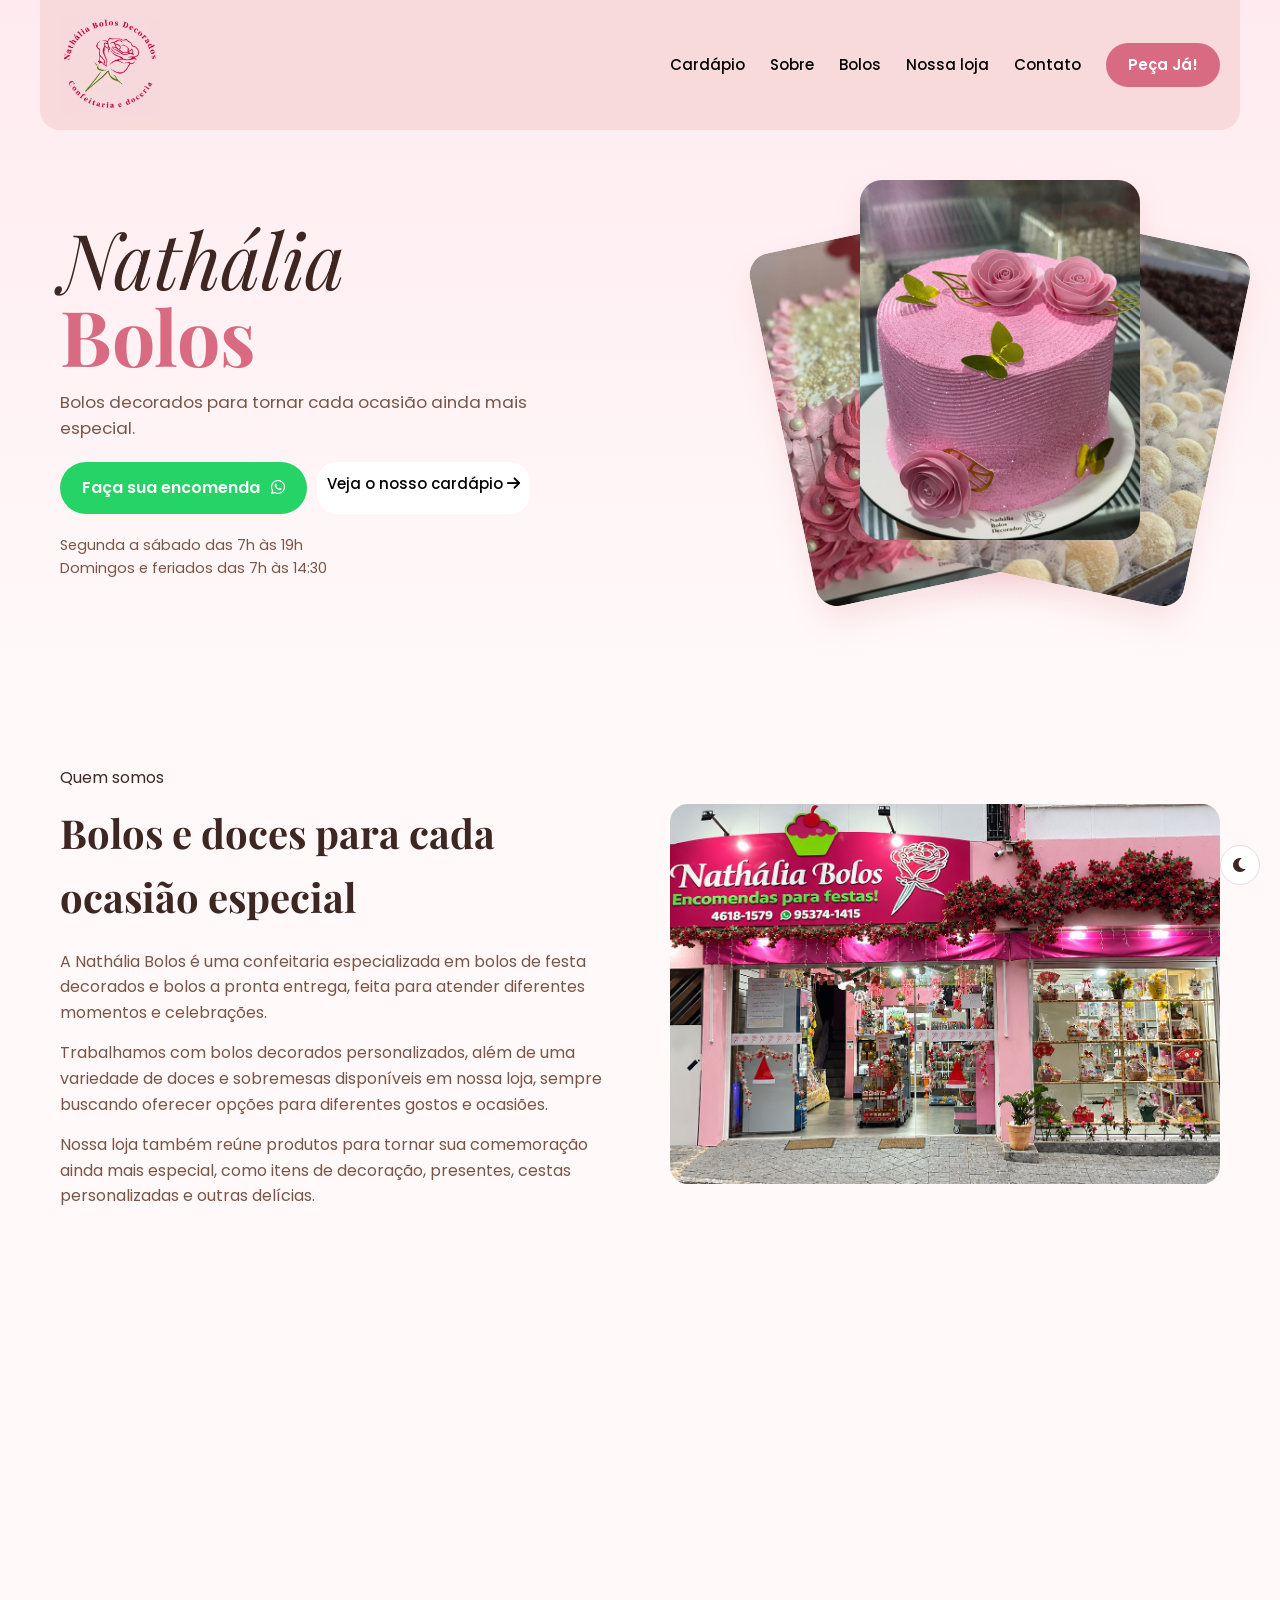
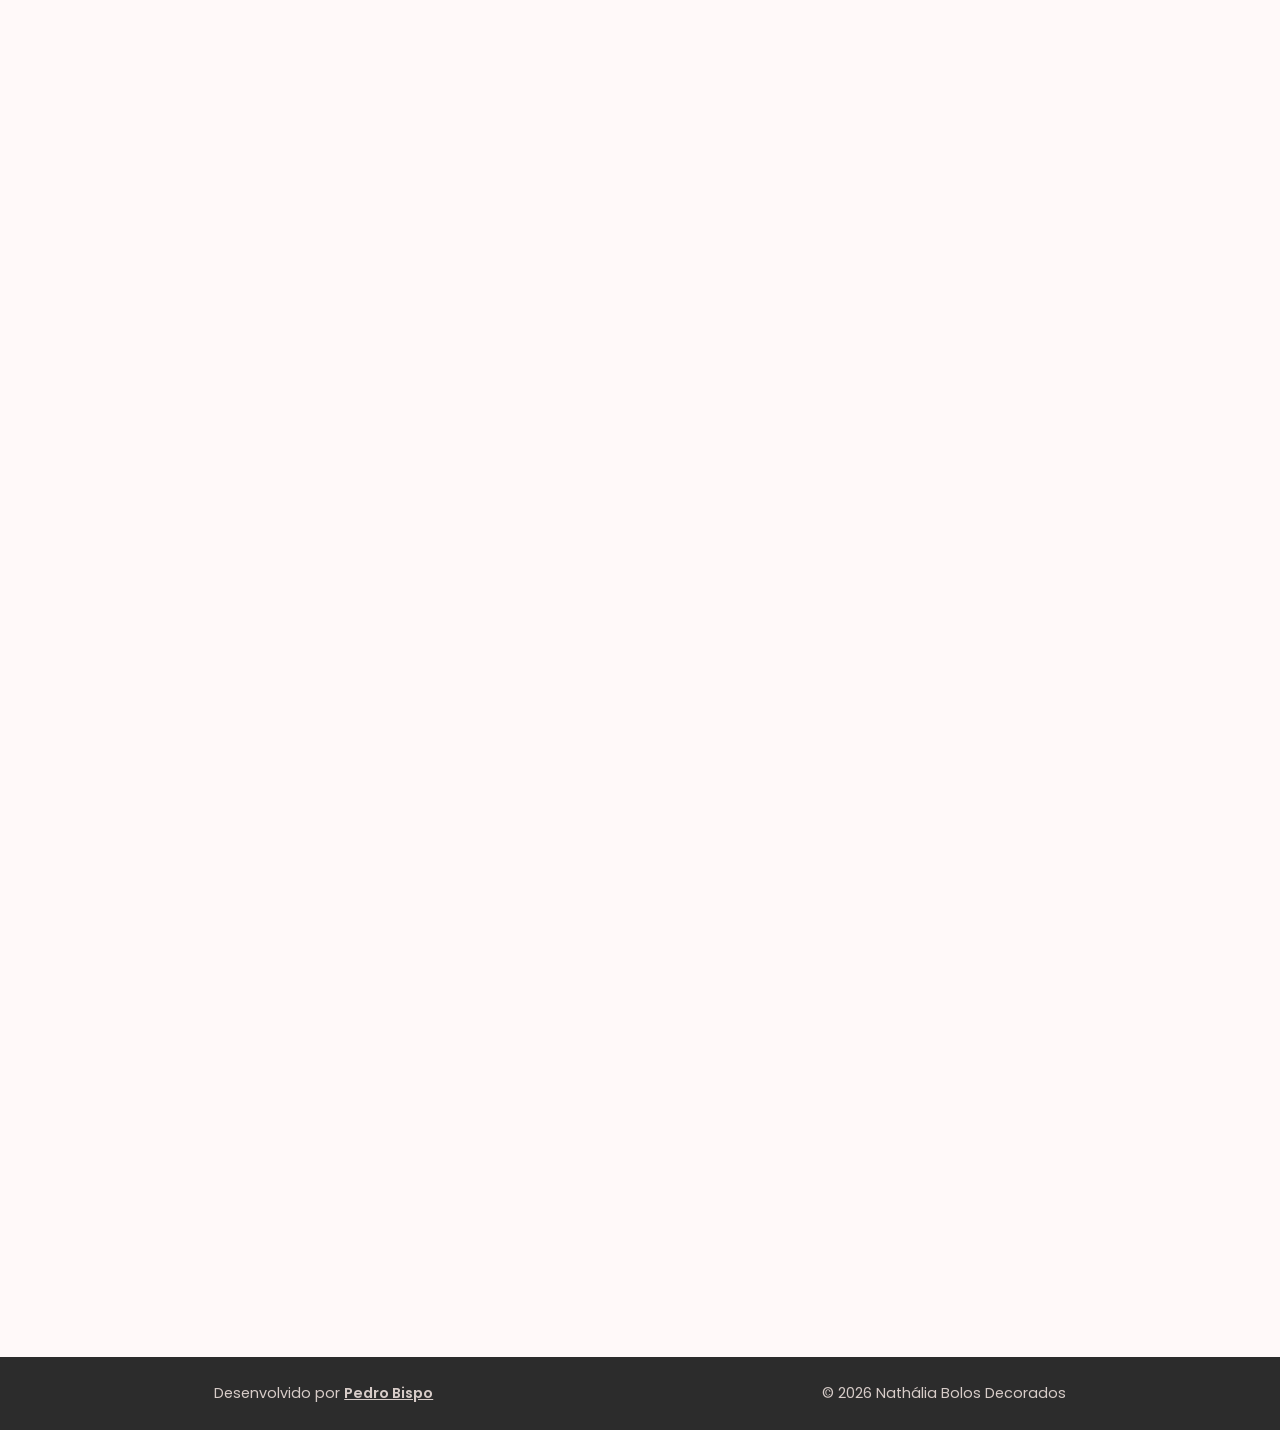
<file: index.html>
<!DOCTYPE html>
<html lang="pt-br">
<head>
    <meta charset="UTF-8">
    <meta name="viewport" content="width=device-width, initial-scale=1.0">
    <meta name="description" content="Nathália Bolos Decorados em Jandira - SP. Bolos decorados, bolos a pronta entrega, doces, presentes e itens para festas.">
    <meta name="keywords" content="bolos decorados, bolos em Jandira, confeitaria em Jandira, bolos a pronta entrega, doces em Jandira">
    <title>Nathália Bolos Decorados</title>
    <link rel="icon" href="assets/nathalia-bolos-favicon.ico">
    <link rel="stylesheet" href="css/index.css">
    <link rel="stylesheet" href="https://cdnjs.cloudflare.com/ajax/libs/font-awesome/6.0.0-beta3/css/all.min.css">
    <script src="script.js" defer></script>
</head>

<body>
    
    <!-- MODAL DE PREÇOS -->
    <section class="price-modal" id="priceModal" style="display: none">
        
    </section>

    <header>
        <nav class="navbar-container">
            <div>
                <img src="assets/logo.png" alt="Nathália Bolos" width="100px">
            </div>
            <div>
                <a class="link" href="">Cardápio</a>
                <a class="link" href="#sobre">Sobre</a>
                <a class="link" href="#bolos">Bolos</a>
                <a class="link" href="#loja">Nossa loja</a>
                <a class="link" href="#contato">Contato</a>
                <a class="link link-accent" href="#pedido">Peça Já!</a>
                <button class="theme-toggle" type="button" aria-label="Alternar tema" aria-pressed="false" title="Ativar tema escuro">
                    <i class="fas fa-moon"></i>
                </button>
            </div>
        </nav>

        <section class="hero">
            <div>
                <div class="hero-tittle">
                    <span>Nathália</span>
                    <span>Bolos</span>
                </div>

                <p>Bolos decorados para tornar cada ocasião ainda mais especial.</p>


                <div class="hero-buttons">
                    <a class="hero-cta" href="https://wa.me/5511953741415">
                        <div>
                            <p>Faça sua encomenda <i class="fab fa-whatsapp"></i></p>
                        </div>
                    </a>
                    <a id="openModal" class="link link-cardapio" href="#cardapio">Veja o nosso cardápio <i class="fa-solid fa-arrow-right"></i></a>
                </div>

                <p>
                    Segunda a sábado das 7h às 19h<br>
                    Domingos e feriados das 7h às 14:30
                </p>
            </div>

            <div class="hero-cakes">
                <img src="assets/bolo-hero1.png" alt="Bolo decorado">
                <img src="assets/bolo-hero2.png" alt="Bolo decorado">
                <img src="assets/bolo-hero3.png" alt="Bolo decorado">
            </div>
        </section>
    </header>

    <main>
        <!-- SOBRE -->
        <section id="sobre" class="about scroll-animation">
            <div>
                <span>Quem somos</span>
                <h1>Bolos e doces para cada ocasião especial</h1>

                <p>A Nathália Bolos é uma confeitaria especializada em bolos de festa decorados e bolos a pronta entrega, feita para atender diferentes momentos e celebrações.</p>
                <p>Trabalhamos com bolos decorados personalizados, além de uma variedade de doces e sobremesas disponíveis em nossa loja, sempre buscando oferecer opções para diferentes gostos e ocasiões.</p>
                <p>Nossa loja também reúne produtos para tornar sua comemoração ainda mais especial, como itens de decoração, presentes, cestas personalizadas e outras delícias.</p>
            </div>

            <img src="assets/loja.png" alt="loja da Nathália Bolos">
        </section>

        <!-- BOLOS -->
        <section id="bolos" class="cakes scroll-animation">
            <span>O que fazemos</span>
            <h2>Bolos para todos os momentos</h2>

            <div>
                <article>
                    <h3>Bolos originais</h3>
                    <p>Disponíveis para pronta entrega, sem decoração especializada.</p>
                    <p>A cobertura é igual ao recheio, permitindo que os bolos sejam reconhecidos pelo sabor.</p>
                    <p>
                        Um exemplo é o sabor Ninho com Nutella, com Nutella riscada
                        na parte superior e polvilhado com leite Ninho.
                    </p>
                </article>

                <article>
                    <h3>Doces e sobremesas</h3>
                    <p>Também trabalhamos com diversas opções de doces e sobremesas disponíveis em nossa loja.</p>
                </article>

                <article>
                    <h3>Bolos decorados</h3>
                    <p>Bolos que, além de serem sobremesas, possuem designs artísticos e detalhados.</p>
                    <p>
                        Podem ser feitos em diferentes formas, tamanhos e estilos para aniversários,
                        casamentos, batizados, festas temáticas e outros eventos especiais.
                    </p>
                </article>
            </div>
        </section>

        <!-- NOSSA LOJA -->
        <section id="loja" class="gallery scroll-animation">

            <div>
                <img src="assets/bolo-gallery1.png" alt="bolo1">
                <img src="assets/bolo-gallery2.png" alt="bolo2">
                <img src="assets/bolo-gallery3.png" alt="bolo3">
                <img src="assets/bolo-gallery4.png" alt="bolo4">
                <img src="assets/bolo-gallery5.png" alt="bolo5">
                <img src="assets/bolo-gallery6.png" alt="bolo6">
            </div>
        </section>

        <!-- INFORMAÇÕES DA LOJA -->
        <section id="info" class="info scroll-animation">
            <div>
                <h2>Um espaço para você</h2>
                <p>
                    Nossa loja possui um espaço aconchegante com 3 banquetas e um balcão
                    onde você pode saborear bolinho de pote, pudins, copos da felicidade e outras delícias.
                </p>
                <p>
                    Também contamos com 3 vitrines com doces fresquinhos todos os dias,
                    incluindo bolos de 1,5 kg e 2 kg.
                </p>

                <h3>Área de presentes</h3>
                <p>
                    Temos brinquedos para crianças de 0 a 14 anos, além de itens
                    masculinos e femininos para adultos.
                </p>
                <p>
                    Para ocasiões especiais, oferecemos cestas personalizadas e
                    cestas de chocolate à pronta entrega.
                </p>

                <h3>Itens de decoração</h3>
                <p>Bexigas, velas, toppers e balões bubbles sob encomenda para personalizar sua festa.</p>
            </div>

            <div class="store-map">
                <h3>Onde estamos</h3>
                <p>R. Tóquio, 96 - Jardim Sol Nascente, Jandira - SP</p>

                <iframe
                    src="https://canva-embed.com/api/iframe?url=https%3A%2F%2Fwww.google.com%2Fmaps%3Fq%3Dplace_id%3AChIJsZIQkUkBz5QR0mC6Tm_kxTg&amp;key=462812a26b593f2dbfbfcbb14f6d699a"
                    title="Localização da Nathália Bolos"
                    width="100%"
                    height="400"
                    style="border: 0"
                    loading="lazy"
                    referrerpolicy="no-referrer-when-downgrade"
                    sandbox="allow-same-origin allow-scripts allow-popups allow-forms allow-popups-to-escape-sandbox">
                </iframe>
            </div>
        </section>

        <!-- PRODUTOS -->
        <section class="products scroll-animation">
            <span>Também trabalhamos com</span>
            <h2>Delícias para todos os gostos</h2>

            <div>
                <article>
                    <h3>Bandejas de doces</h3>
                    <p>Disponíveis em dois tamanhos.</p>
                </article>

                <article>
                    <h3>Bolo de pote</h3>
                    <p>Todos os dias com sabores diferentes.</p>
                </article>

                <article>
                    <h3>Canecas</h3>
                    <p>Canecas de vários temas para presente.</p>
                </article>

                <article>
                    <h3>Pudim</h3>
                    <p>Disponível nos tamanhos P, M e G.</p>
                </article>

                <article>
                    <h3>Copo da felicidade</h3>
                    <p>Ferrero Rocher, Sonho de Valsa, morango, uva e Ouro Branco.</p>
                </article>

                <article>
                    <h3>Mousse</h3>
                    <p>Mousse de limão e maracujá com e sem Nutella.</p>
                </article>
            </div>
        </section>

        <!-- PEDIDO -->
        <section id="pedido" class="order scroll-animation">
            <span>Encomendas</span>
            <h2>Venha realizar sua encomenda!</h2>

            <div>
                <article>
                    <h3>Horários</h3>
                    <p>Segunda a sábado das 7h às 19h.</p>
                    <p>Domingos e feriados das 7h às 14:30.</p>
                </article>

                <article>
                    <h3>Localização</h3>
                    <address>
                        R. Tóquio, 96 - Jardim Sol Nascente<br>
                        Jandira - SP
                    </address>
                </article>

                <article>
                    <h3>Encomendas</h3>
                    <p>Entre em contato com nossa equipe para realizar sua encomenda.</p>
                </article>
            </div>

            <a href="https://wa.me/5511953741415">Fazer meu pedido</a>
        </section>

        <!-- CONTATO -->
        <section id="contato" class="contact scroll-animation">
            <span>Entre em contato</span>
            <h2>Fale com a Nathália Bolos</h2>

            <div>
                <p>
                    <i class="fas fa-envelope"></i>
                    <a href="mailto:bolosnathalia@gmail.com">bolosnathalia@gmail.com</a>
                </p>
                <p>
                    <i class="fab fa-whatsapp"></i>
                    <a href="https://wa.me/5511953741415" target="_blank">(11) 95374-1415</a>
                </p>
                <p>
                    <i class="fab fa-whatsapp"></i>
                    <a href="https://wa.me/5511953419803" target="_blank">(11) 95341-9803</a>
                </p>
                <p>
                    <i class="fab fa-instagram"></i>
                    <a href="https://www.instagram.com/_nathaliabolos" target="_blank">@_nathaliabolos</a>
                </p>
            </div>
        </section>
    </main>

    <footer>
        <p> Desenvolvido por <a href="https://pedro-bispo.vercel.app/index.html" target="_blank">Pedro Bispo</a></p>
        <p>© 2026 Nathália Bolos Decorados</p>
    </footer>

</body>

</html>
</file>
<file: css/index.css>
@import url("main.css");

/* ================================
   HEADER & NAVBAR
================================ */

header {
    background: linear-gradient(180deg, var(--header-start, #FFEBEF) 0%, var(--background) 100%);
}

.navbar-container {
    max-width: var(--max-width);
    margin: 0 auto;
    padding: 15px 20px;
    display: flex;
    align-items: center;
    justify-content: space-between;
    background-color: #F8DADB;
    border-radius: 0px 0px 20px 20px;
}

.navbar-container img {
    width: 100px;
}

.navbar-container > div:last-child {
    display: flex;
    align-items: center;
    gap: 25px;
}

.theme-toggle {
    position: fixed;
    z-index: 999;
    bottom: 15px;
    right: 20px;
    width: 40px;
    height: 40px;
    border: 1px solid var(--border);
    border-radius: 50%;
    background-color: var(--background-secondary);
    color: var(--text);
    cursor: pointer;
    transition: background-color var(--transition), border-color var(--transition), transform var(--transition);
}

.theme-toggle:hover {
    transform: translateY(-2px);
    border-color: var(--primary);
}

.theme-toggle i {
    font-size: 1rem;
}

.link {
    font-size: 15px;
    font-weight: 500;
    transition: color var(--transition);
    color: black;
}

.link:hover {
    color: var(--primary);
}

.link-accent {
    padding: 10px 22px;
    border-radius: 50px;
    background-color: var(--primary);
    color: var(--white);
    font-weight: 600;
    transition: background-color var(--transition), transform var(--transition);
}

.link-accent:hover {
    background-color: var(--primary-dark);
    color: var(--white);
    transform: translateY(-2px);
}

.price-modal {
    position: fixed;
    inset: 0;
    z-index: 1000;
    display: none;
    align-items: center;
    justify-content: center;
    padding: 30px;
    background-color: rgba(0, 0, 0, 0.45);
}

/* Container de Conteúdo Geral do Modal */
.price-modal > div {
    width: min(900px, 100%);
    max-height: 85vh;
    padding: 40px;
    background-color: var(--background);
    border: 1px solid var(--border);
    border-radius: 20px;
    overflow-y: auto;
    font-family: inherit;
    color: var(--text);
}

/* Customização da Barra de Rolagem Interna */
.price-modal > div::-webkit-scrollbar {
    width: 7px;
}

.price-modal > div::-webkit-scrollbar-track {
    background-color: var(--soft-panel-alt, #F5E5E8);
    border-radius: 10px;
}

.price-modal > div::-webkit-scrollbar-thumb {
    background-color: var(--border);
    border-radius: 10px;
}

/* Botão Flutuante/Sticky para Fechamento */
.price-modal .price-modal-close {
    position: sticky;
    top: 0;
    margin-left: auto;
    width: 40px;
    height: 40px;
    display: flex;
    align-items: center;
    justify-content: center;
    border: none;
    border-radius: 50%;
    background-color: var(--background-secondary);
    color: var(--text);
    font-size: 1.2rem;
    cursor: pointer;
    z-index: 10;
    transition: background-color var(--transition), color var(--transition), transform var(--transition);
}

.price-modal .price-modal-close:hover {
    background-color: var(--border);
    color: var(--primary);
    transform: scale(1.05);
}

/* --- ELEMENTOS DO CONTEÚDO INTERNO --- */

/* Cabeçalho do Cardápio */
.price-modal-header {
    text-align: center;
    margin-bottom: 35px;
    padding-bottom: 20px;
    border-bottom: 2px dashed var(--border);
}

.price-modal-header span {
    font-size: 0.85rem;
    text-transform: uppercase;
    letter-spacing: 2px;
    color: var(--primary);
    font-weight: 600;
}

.price-modal-header h2 {
    font-size: 2.2rem;
    color: var(--text);
    margin: 5px 0 10px 0;
    font-family: var(--font-title), serif;
}

.price-modal-header p {
    font-size: 1rem;
    color: var(--text);
    opacity: 0.8;
    margin: 0;
}

/* Seções de Categorias */
.price-section {
    margin-bottom: 30px;
    background-color: var(--background-secondary);
    border: 1px solid var(--border);
    padding: 25px;
    border-radius: 16px;
}

.price-section h3 {
    font-size: 1.35rem;
    color: var(--primary);
    margin-top: 0;
    margin-bottom: 20px;
    border-left: 4px solid var(--primary);
    padding-left: 12px;
    font-family: var(--font-title), sans-serif;
}

/* Grupos de Sabores e Massas */
.price-group {
    margin-bottom: 15px;
    padding-bottom: 12px;
    border-bottom: 1px dashed var(--border);
}

.price-group ul li {
    margin: 0 20px;
}

.price-group:last-of-type {
    border-bottom: none;
}

.price-group h4 {
    font-size: 0.95rem;
    color: var(--primary);
    margin: 0 0 6px 0;
    text-transform: uppercase;
    letter-spacing: 0.5px;
}

.price-group p {
    font-size: 0.95rem;
    line-height: 1.6;
    margin: 0;
    color: var(--text);
}

/* Preço Estático Destacado (Cento/Unidades) */
.price-group > strong {
    display: inline-block;
    margin-top: 8px;
    font-size: 1rem;
    color: var(--primary);
    background-color: var(--soft-panel-alt, #F5E5E8);
    padding: 4px 12px;
    border-radius: 20px;
}

/* Bloco Grid de Exibição dos Valores */
.price-values {
    display: grid;
    grid-template-columns: repeat(auto-fit, minmax(130px, 1fr));
    gap: 12px;
    margin-top: 20px;
    background-color: var(--soft-panel-alt, #F5E5E8);
    padding: 15px;
    border-radius: 12px;
}

.price-values div {
    display: flex;
    flex-direction: column;
    align-items: center;
    justify-content: center;
    background-color: var(--background);
    padding: 10px;
    border-radius: 8px;
    border: 1px solid var(--border);
}

.price-values strong {
    font-size: 0.8rem;
    color: var(--text);
    opacity: 0.7;
    text-transform: uppercase;
    margin-bottom: 4px;
}

.price-values span {
    font-size: 1.05rem;
    font-weight: 700;
    color: var(--text);
}

/* Grid otimizado para a listagem extensa de bolos por kg */
.price-values-large {
    grid-template-columns: repeat(auto-fit, minmax(110px, 1fr));
}

/* Link de Ação Final (Botão do WhatsApp) */
.price-modal-order {
    display: flex;
    align-items: center;
    justify-content: center;
    gap: 10px;
    background-color: #25D366;
    color: #ffffff !important; /* Força o texto em branco independente de regras gerais */
    text-decoration: none;
    font-weight: 600;
    font-size: 1.05rem;
    padding: 15px 30px;
    border-radius: 50px;
    margin-top: 25px;
    text-align: center;
    box-shadow: 0 4px 15px rgba(37, 211, 102, 0.2);
    transition: background-color var(--transition), transform var(--transition);
}

.price-modal-order:hover {
    background-color: #1EBE5D;
    transform: translateY(-2px);
}

/* --- RESPONSIVIDADE E ANIMAÇÃO MOBILE --- */

@media (max-width: 768px) {
    .price-modal {
        align-items: flex-end;
        padding: 0;
    }

    .price-modal > div {
        width: 100%;
        max-height: 85vh;
        padding: 30px 20px 40px;
        border-radius: 24px 24px 0 0;
        border-bottom: none;
        animation: modalMobile 0.3s ease;
    }

    .price-modal .price-modal-close {
        width: 36px;
        height: 36px;
        font-size: 1.1rem;
    }

    .price-modal-header h2 {
        font-size: 1.8rem;
    }

    .price-section {
        padding: 15px;
    }

    .price-values {
        grid-template-columns: repeat(2, 1fr);
    }
}

@keyframes modalMobile {
    from {
        transform: translateY(100%);
    }
    to {
        transform: translateY(0);
    }
}

/* ================================
   HERO
================================ */

.hero {
    max-width: var(--max-width);
    margin: 0 auto;
    padding: 50px 20px 65px;
    display: flex;
    align-items: center;
    justify-content: space-between;
    gap: 50px;
}

.hero > div:first-child {
    flex: 1;
}

.hero-tittle {
    display: flex;
    flex-direction: column;
    margin-bottom: 15px;
    font-family: var(--font-title);
    font-size: clamp(3.5rem, 6vw, 5rem);
    line-height: 1;
}

.hero-tittle span:first-child {
    color: var(--text);
    font-style: italic;
}

.hero-tittle span:last-child {
    color: var(--primary);
    font-weight: 700;
}

.hero > div:first-child > p {
    max-width: 480px;
    margin-bottom: 20px;
    font-size: 1.05rem;
}

.hero > div:first-child > p:last-child {
    margin-top: 20px;
    margin-bottom: 0;
    font-size: 0.9rem;
}

.hero-buttons {
    display: flex;
    flex-wrap: wrap;
    justify-content:start;
    gap: 10px;
    width: 100%;
}


/* ================================
   HERO CTA
================================ */

.hero-cta {
    display: inline-block;
}

.hero-cta div {
    display: inline-flex;
    align-items: center;
    padding: 13px 22px;
    border-radius: 50px;
    background-color: #25D366;
    color: var(--white);
    transition: background-color var(--transition), transform var(--transition);
}

.hero-cta:hover div {
    background-color: #1EBE5D;
    transform: translateY(-2px);
}

.hero-cta p {
    margin: 0;
    color: var(--white);
    font-size: 1rem;
    font-weight: 600;
}

.hero-cta i {
    margin-left: 7px;
}

.link-cardapio {
    background-color: white;
    text-align: center;
    padding: 10px;
    border-radius: 20px;
}

.link-cardapio:hover {
    transform: translateY(-2px);
}

/* ================================
   HERO BOLOS
================================ */

.hero-cakes {
    position: relative;
    flex: 0 0 440px;
    width: 440px;
    height: 440px;
}

.hero-cakes img {
    position: absolute;
    width: 280px;
    height: 360px;
    object-fit: cover;
    border-radius: 22px;
    box-shadow: 0 15px 30px rgba(216, 107, 130, 0.15);
    transition: transform var(--transition);
}

.hero-cakes img:nth-child(1) {
    left: 0;
    top: 45px;
    transform: rotate(-12deg);
}

.hero-cakes img:nth-child(2) {
    left: 80px;
    top: 0;
    z-index: 2;
}

.hero-cakes img:nth-child(3) {
    right: 0;
    top: 45px;
    transform: rotate(12deg);
}

.hero-cakes img:nth-child(1):hover {
    transform: rotate(-12deg) translateY(-8px);
    z-index: 3;
}

.hero-cakes img:nth-child(2):hover {
    transform: translateY(-8px);
    z-index: 3;
}

.hero-cakes img:nth-child(3):hover {
    transform: rotate(12deg) translateY(-8px);
    z-index: 3;
}


/* ================================
   SOBRE
================================ */

.about {
    max-width: var(--max-width);
    margin: 0 auto;
    padding: 80px 20px;
    display: grid;
    grid-template-columns: 1fr 1fr;
    align-items: center;
    gap: 60px;
}

.about h1 {
    margin: 10px 0 20px;
    font-size: 2.5rem;
}

.about p {
    margin-bottom: 15px;
}

.about img {
    width: 100%;
    height: 380px;
    object-fit: cover;
    border-radius: 18px;
    background-color: var(--border);
}


/* ================================
   BOLOS
================================ */

.cakes {
    padding: 80px 20px;
    background-color: var(--background-secondary);
    text-align: center;
}

.cakes > h2 {
    margin-top: 10px;
}

.cakes > div {
    max-width: var(--max-width);
    margin: 30px auto 0;
    display: grid;
    grid-template-columns: repeat(3, 1fr);
    gap: 20px;
    text-align: left;
}

.cakes article {
    padding: 30px;
    border: 1px solid var(--border);
    border-radius: 16px;
    background-color: var(--background);
}

.cakes article h3 {
    margin-bottom: 12px;
    color: var(--primary);
    font-size: 1.4rem;
}

.cakes article p {
    margin-bottom: 12px;
    font-size: 0.95rem;
}


/* ================================
   GALERIA
================================ */

.gallery {
    padding: 80px 20px;
}

.gallery > div {
    max-width: var(--max-width);
    margin: 30px auto 0;
    display: flex;
    gap: 20px;
    overflow-x: auto;
    overflow-y: hidden;
    padding: 5px 5px 20px;
    scroll-snap-type: x mandatory;
    scrollbar-width: thin;
}

.gallery > div::-webkit-scrollbar {
    height: 7px;
}

.gallery > div::-webkit-scrollbar-track {
    background-color: var(--soft-panel-alt, #F5E5E8);
    border-radius: 10px;
}

.gallery > div::-webkit-scrollbar-thumb {
    background-color: var(--primary);
    border-radius: 10px;
}

.gallery img {
    flex: 0 0 280px;
    width: 280px;
    height: 350px;
    object-fit: cover;
    border-radius: 12px;
    background-color: var(--border);
    scroll-snap-align: start;
    transition: transform var(--transition);
}

.gallery img:hover {
    transform: scale(1.02);
}


/* ================================
   INFORMAÇÕES DA LOJA
================================ */

.info {
    max-width: var(--max-width);
    margin: 0 auto;
    padding: 80px 20px;
    display: grid;
    grid-template-columns: 1fr 1fr;
    align-items: start;
    gap: 60px;
}

.info h2 {
    margin: 10px 0 20px;
}

.info h3 {
    margin: 25px 0 10px;
    color: var(--primary);
}

.info h3:first-child {
    margin-top: 0;
}

.info p {
    margin-bottom: 15px;
}

.store-map iframe {
    width: 100%;
    height: 350px;
    border: 0;
    border-radius: 15px;
}

.store-map h3 {
    margin-top: 0;
    color: var(--primary);
}

.store-map p {
    margin-bottom: 20px;
}


/* ================================
   PRODUTOS
================================ */

.products {
    padding: 80px 20px;
    background-color: var(--background-secondary);
    text-align: center;
}

.products h2 {
    margin: 10px 0 35px;
}

.products > div {
    max-width: var(--max-width);
    margin: 0 auto;
    display: grid;
    grid-template-columns: repeat(3, 1fr);
    gap: 20px;
    text-align: left;
}

.products article {
    padding: 25px;
    border: 1px solid var(--border);
    border-radius: 16px;
    background-color: var(--background);
}

.products article h3 {
    margin-bottom: 10px;
    color: var(--primary);
}


/* ================================
   PEDIDO
================================ */

.order {
    max-width: var(--max-width);
    margin: 60px auto;
    padding: 60px 40px;
    border-radius: 25px;
    background-color: var(--background-secondary);
    text-align: center;
    box-shadow: 0 8px 25px rgba(216, 107, 130, 0.06);
}

.order h2 {
    margin-top: 10px;
}

.order > div {
    display: grid;
    grid-template-columns: repeat(3, 1fr);
    gap: 20px;
    margin: 35px 0;
    text-align: left;
}

.order article {
    padding: 25px;
    border-top: 3px solid var(--primary);
    border-radius: 10px;
    background-color: var(--background);
}

.order article h3 {
    margin-bottom: 10px;
}

.order article p,
.order article address {
    font-size: 0.95rem;
}

.order article p + p {
    margin-top: 8px;
}

.order > a {
    display: inline-block;
    padding: 13px 30px;
    border-radius: 50px;
    background-color: var(--primary);
    color: var(--white);
    font-weight: 600;
    transition: background-color var(--transition), transform var(--transition);
}

.order > a:hover {
    background-color: var(--primary-dark);
    transform: translateY(-2px);
}


/* ================================
   CONTATO
================================ */

.contact {
    padding: 70px 20px;
    background-color: var(--soft-panel, #FFF0F3);
    text-align: center;
}

.contact h2 {
    margin-top: 10px;
}

.contact > div {
    display: flex;
    justify-content: center;
    flex-wrap: wrap;
    gap: 30px;
    margin-top: 25px;
}

.contact p {
    margin: 0;
}

.contact a {
    color: var(--primary);
    font-weight: 600;
}

.contact a:hover {
    text-decoration: underline;
}


/* ================================
   FOOTER
================================ */

footer {
    padding: 25px 20px;
    display: flex;
    justify-content: space-around;
    background-color: #2C2C2C;
    text-align: center;
}

footer p {
    margin: 0;
    color: #D7CCC8;
    font-size: 0.9rem;
}

footer a {
    color: #D7CCC8;
    font-weight: 600;
    text-decoration: underline;
}


/* ================================
   RESPONSIVIDADE
================================ */

@media (max-width: 900px) {
    .hero {
        flex-direction: column;
        text-align: center;
    }

    .hero > div:first-child > p {
        margin-left: auto;
        margin-right: auto;
    }

    .hero-cakes {
        flex: none;
    }

    .about,
    .info {
        grid-template-columns: 1fr;
        text-align: center;
    }

    .about img {
        max-width: 500px;
        margin: 0 auto;
    }

    .products > div {
        grid-template-columns: repeat(2, 1fr);
    }

    .order > div {
        grid-template-columns: 1fr 1fr;
    }
}


@media (max-width: 600px) {
    .navbar-container {
        flex-direction: column;
        gap: 15px;
    }

    .navbar-container > div:last-child {
        display: flex;
        flex-wrap: wrap;
        justify-content: center;
        gap: 10px 15px;
    }

    .navbar-container .link {
        font-size: 0.9rem;
    }

    .hero {
        padding: 40px 20px 55px;
    }

    .hero-tittle {
        font-size: 3.3rem;
    }

    .hero-buttons {
        justify-content: center;
    }

    .hero-cakes {
        width: 330px;
        height: 340px;
    }

    .hero-cakes img {
        width: 210px;
        height: 280px;
    }

    .hero-cakes img:nth-child(1) {
        left: 0;
        top: 35px;
    }

    .hero-cakes img:nth-child(2) {
        left: 60px;
        top: 0;
    }

    .hero-cakes img:nth-child(3) {
        right: 0;
        top: 35px;
    }

    .about,
    .gallery,
    .info,
    .products,
    .cakes {
        padding: 60px 20px;
    }

    .cakes article {
        flex-basis: 280px;
    }

    .products > div {
        grid-template-columns: 1fr;
    }

    .gallery img {
        flex-basis: 250px;
        width: 250px;
        height: 300px;
    }

    .order {
        margin: 30px 15px;
        padding: 50px 20px;
    }

    .order > div {
        grid-template-columns: 1fr;
    }

    .contact > div {
        flex-direction: column;
        gap: 15px;
    }

    footer {
        flex-direction: column;
        gap: 10px;
    }
}


@media (max-width: 400px) {
    .hero-tittle {
        font-size: 2.8rem;
    }

    .hero-cakes {
        width: 290px;
        height: 310px;
    }

    .hero-cakes img {
        width: 185px;
        height: 250px;
    }

    .hero-cakes img:nth-child(2) {
        left: 52px;
    }
}

@media (max-width: 600px) {
    .cakes > div {
        display: flex;
        gap: 20px;
        overflow-x: auto;
        padding: 10px 5px 25px;
        scroll-snap-type: x mandatory;
    }

    .cakes > div::-webkit-scrollbar {
        height: 7px;
    }

    .cakes > div::-webkit-scrollbar-track {
        background-color: #F5E5E8;
        border-radius: 10px;
    }

    .cakes > div::-webkit-scrollbar-thumb {
        background-color: var(--border);
        border-radius: 10px;
    }

    .cakes article {
        flex: 0 0 280px;
        scroll-snap-align: start;
    }
}
</file>
